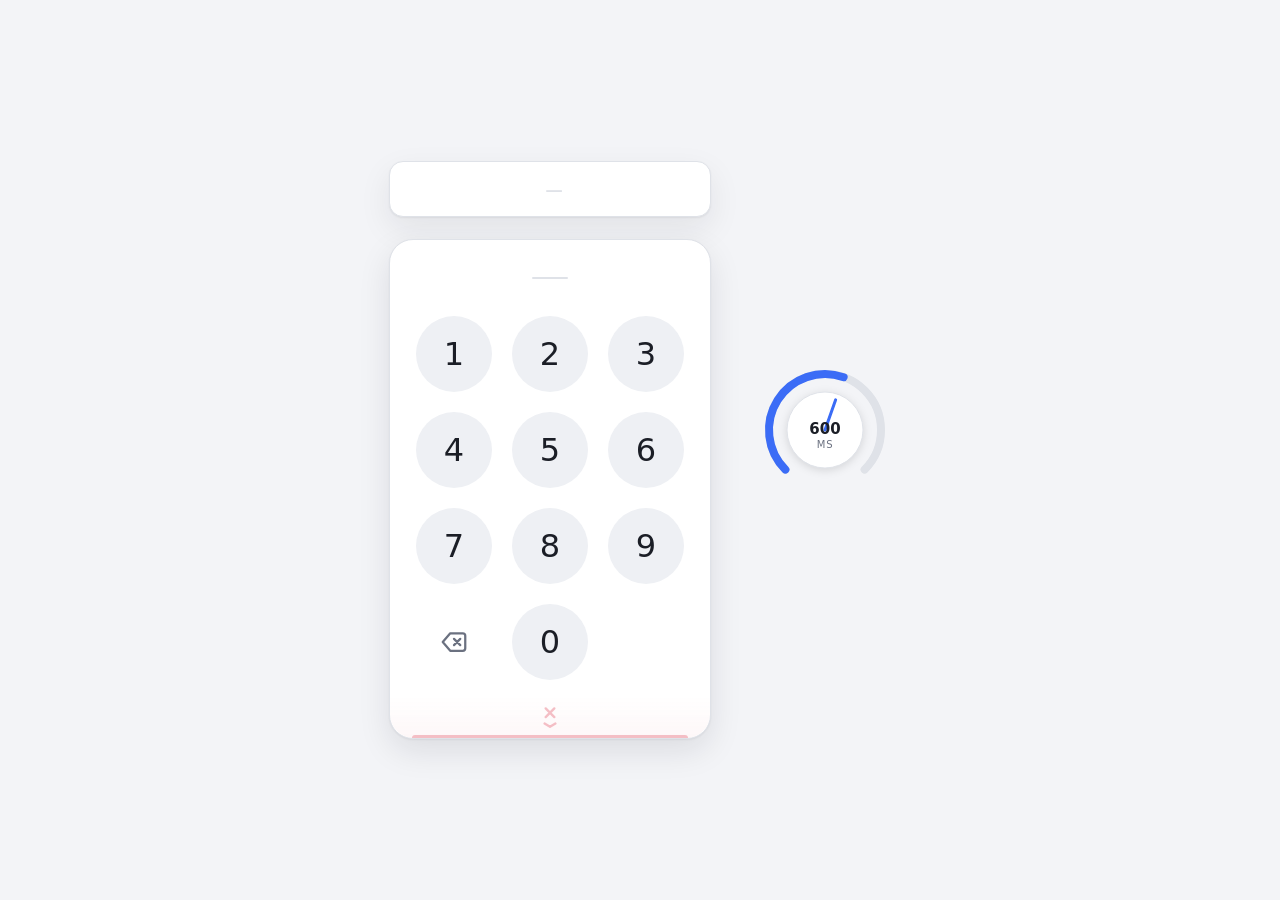
<file: demo/index.html>
<!doctype html>
<html lang="en">
<head>
<meta charset="utf-8">
<meta name="viewport" content="width=device-width, initial-scale=1">
<title>Quick Pin</title>
<style>
  :root { --bg: #f3f4f7; --surface: #fff; --ink: #1b1e26; --line: #dfe2e8; --ok: #1f9d6b;
          --shadow: 0 1px 2px rgba(20,24,40,.06), 0 12px 32px rgba(20,24,40,.08); }
  @media (prefers-color-scheme: dark) {
    :root { --bg: #0f1116; --surface: #181b22; --ink: #e9ebf0; --line: #2a2f3a; --ok: #3ccf91;
            --shadow: 0 1px 2px rgba(0,0,0,.4), 0 16px 40px rgba(0,0,0,.35); }
  }
  * { box-sizing: border-box; }
  html, body { margin: 0; min-height: 100%; }
  body {
    background: var(--bg); color: var(--ink);
    font-family: ui-sans-serif, system-ui, -apple-system, "Segoe UI", Roboto, sans-serif;
    display: flex; align-items: center; justify-content: center;
    min-height: 100vh; padding: 24px 16px; user-select: none;
  }
  .stage { display: flex; gap: 48px; align-items: center; flex-wrap: wrap; justify-content: center; }
  .col { display: flex; flex-direction: column; align-items: center; gap: 22px; }
  .output {
    width: 100%; max-width: 340px; height: 56px; border-radius: 14px;
    background: var(--surface); border: 1px solid var(--line); box-shadow: var(--shadow);
    display: flex; align-items: center; justify-content: center; position: relative;
    font: 500 26px/1 ui-monospace, "SF Mono", Menlo, Consolas, monospace; letter-spacing: .32em;
    transition: border-color .3s, box-shadow .3s;
  }
  .output .val { padding-left: .32em; }
  .output .val:empty::before { content: "—"; color: var(--line); letter-spacing: 0; }
  .output.flash { border-color: var(--ok); box-shadow: 0 0 0 4px color-mix(in srgb, var(--ok) 18%, transparent), var(--shadow); }
  .output.flash .val { animation: settle .5s cubic-bezier(.2,.9,.3,1.3); }
  .output .check { position: absolute; right: 16px; width: 20px; height: 20px; opacity: 0; color: var(--ok);
    transform: scale(.4); transition: opacity .25s, transform .35s cubic-bezier(.2,.9,.3,1.4); }
  .output.flash .check { opacity: 1; transform: scale(1); }
  @keyframes settle { 0% { transform: translateY(14px); opacity: 0; } 100% { transform: none; opacity: 1; } }
  @media (max-width: 520px) { body .qp { --key: 64px; --gap: 16px; } }
</style>
</head>
<body>
<div class="stage">
  <div class="col">
    <div class="output" id="output">
      <span class="val" id="outVal"></span>
      <svg class="check" viewBox="0 0 24 24" fill="none" stroke="currentColor" stroke-width="2.6" stroke-linecap="round" stroke-linejoin="round"><path d="M5 12.5l4.5 4.5L19 7.5"/></svg>
    </div>
    <div id="padHost"></div>
  </div>
  <div id="dialHost"></div>
</div>
<script src="../src/pad.js"></script>
<script src="knob.js"></script>
<script>
  const output = document.getElementById('output');
  const outVal = document.getElementById('outVal');
  let saved = 600;
  try { const s = parseInt(localStorage.getItem('quickpin.linger'), 10); if (s >= 120 && s <= 2000) saved = s; } catch (e) {}

  const pad = QuickPinPad.create(document.getElementById('padHost'), {
    linger: saved,
    onSubmit(pin) {
      outVal.textContent = pin;
      output.classList.remove('flash'); void output.offsetWidth; output.classList.add('flash');
      clearTimeout(output.t);
      output.t = setTimeout(() => output.classList.remove('flash'), 1400);
    },
  });
  QuickPinKnob.create(document.getElementById('dialHost'), {
    value: saved,
    onChange(ms) {
      pad.setLinger(ms);
      try { localStorage.setItem('quickpin.linger', ms); } catch (e) {}
    },
  });
</script>
</body>
</html>
</file>
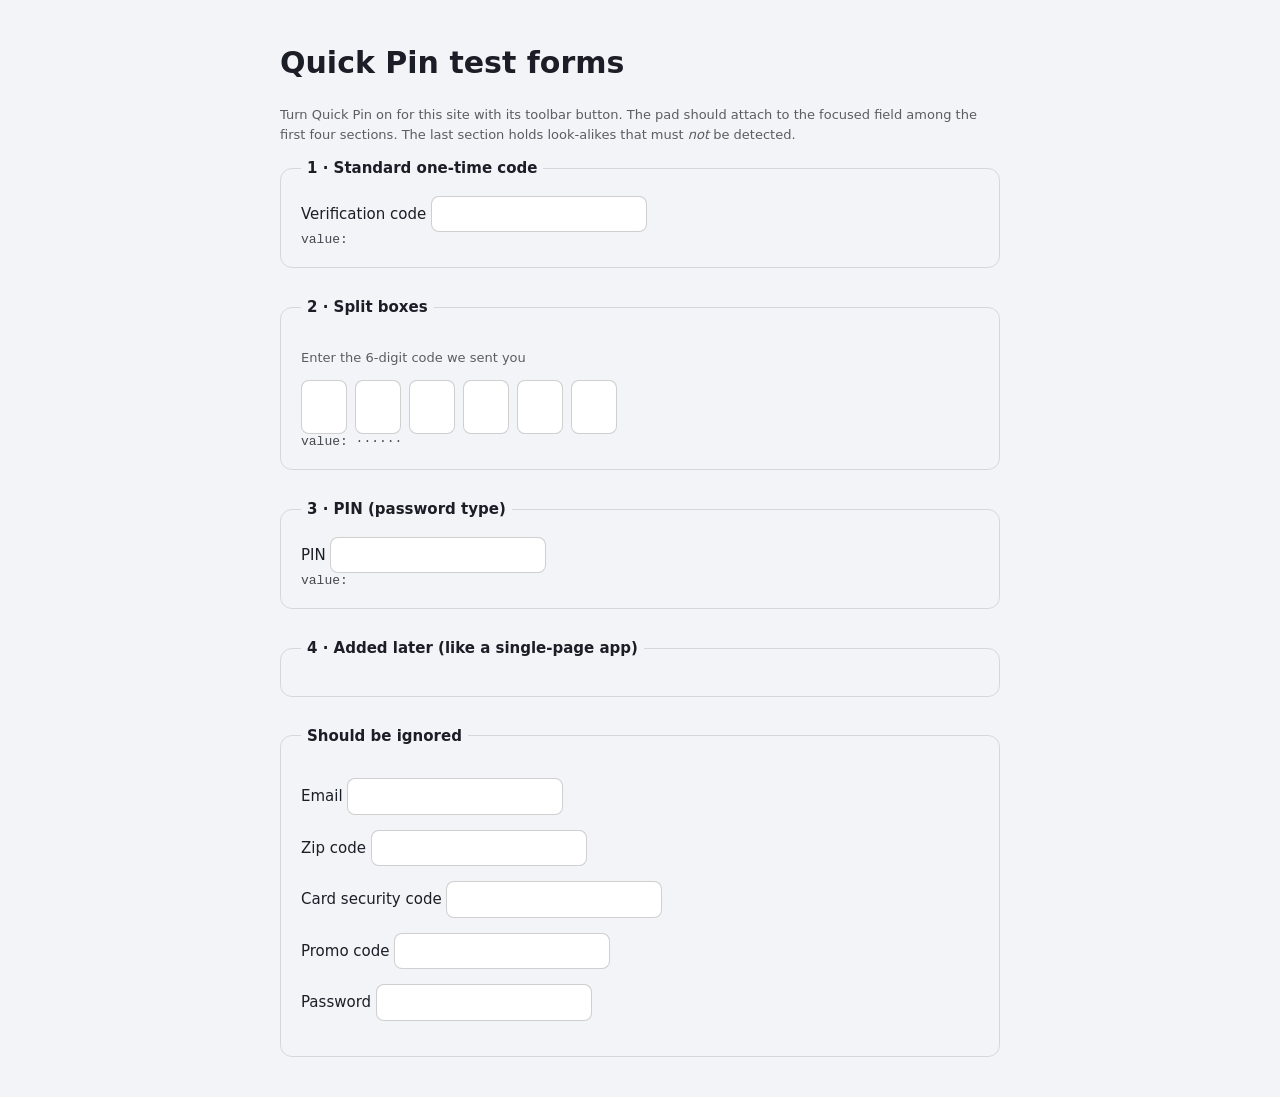
<file: demo/otp-test.html>
<!doctype html>
<html lang="en">
<head>
<meta charset="utf-8">
<meta name="viewport" content="width=device-width, initial-scale=1">
<title>Quick Pin test forms</title>
<style>
  body { font: 15px/1.5 system-ui, sans-serif; max-width: 720px; margin: 40px auto; padding: 0 16px; color: #1b1e26; background: #f3f4f7; }
  @media (prefers-color-scheme: dark) { body { color: #e9ebf0; background: #0f1116; } }
  fieldset { border: 1px solid #8884; border-radius: 12px; padding: 16px 20px 20px; margin: 0 0 28px; }
  legend { font-weight: 600; padding: 0 6px; }
  input { font: inherit; padding: 6px 10px; border-radius: 8px; border: 1px solid #8886; }
  .boxes { display: flex; gap: 8px; }
  .boxes input { width: 44px; height: 52px; text-align: center; font-size: 22px; padding: 0; }
  .note { font-size: 13px; opacity: .7; }
  .value { font: 13px ui-monospace, monospace; opacity: .8; }
</style>
</head>
<body>
  <h1>Quick Pin test forms</h1>
  <p class="note">Turn Quick Pin on for this site with its toolbar button. The pad should attach to the
    focused field among the first four sections. The last section holds look-alikes that must <em>not</em> be detected.</p>

  <fieldset>
    <legend>1 · Standard one-time code</legend>
    <label>Verification code <input autocomplete="one-time-code" inputmode="numeric" maxlength="6" id="otc"></label>
    <div class="value" data-for="otc"></div>
  </fieldset>

  <fieldset>
    <legend>2 · Split boxes</legend>
    <p class="note">Enter the 6-digit code we sent you</p>
    <div class="boxes" id="split">
      <input maxlength="1" inputmode="numeric" aria-label="Digit 1"><input maxlength="1" inputmode="numeric" aria-label="Digit 2">
      <input maxlength="1" inputmode="numeric" aria-label="Digit 3"><input maxlength="1" inputmode="numeric" aria-label="Digit 4">
      <input maxlength="1" inputmode="numeric" aria-label="Digit 5"><input maxlength="1" inputmode="numeric" aria-label="Digit 6">
    </div>
    <div class="value" data-for="split"></div>
  </fieldset>

  <fieldset>
    <legend>3 · PIN (password type)</legend>
    <label>PIN <input type="password" name="pinCode" inputmode="numeric" maxlength="4" id="pin"></label>
    <div class="value" data-for="pin"></div>
  </fieldset>

  <fieldset>
    <legend>4 · Added later (like a single-page app)</legend>
    <div id="late"></div>
  </fieldset>

  <fieldset>
    <legend>Should be ignored</legend>
    <p><label>Email <input type="email" name="email"></label></p>
    <p><label>Zip code <input name="zipCode" inputmode="numeric" maxlength="5"></label></p>
    <p><label>Card security code <input name="cvc" autocomplete="cc-csc" inputmode="numeric" maxlength="4"></label></p>
    <p><label>Promo code <input name="promoCode" maxlength="8"></label></p>
    <p><label>Password <input type="password" name="password"></label></p>
  </fieldset>

<script>
  // Echo each test field's value so fills are visible.
  const echo = () => {
    document.querySelectorAll('.value').forEach(v => {
      const t = document.getElementById(v.dataset.for);
      v.textContent = 'value: ' + (t.tagName === 'INPUT' ? t.value : [...t.querySelectorAll('input')].map(i => i.value || '·').join(''));
    });
  };
  document.addEventListener('input', echo);
  echo();

  // Split boxes: advance focus as digits are typed, and spread a pasted code.
  const boxes = [...document.querySelectorAll('#split input')];
  boxes.forEach((b, i) => {
    b.addEventListener('input', () => { if (b.value && boxes[i + 1]) boxes[i + 1].focus(); });
    b.addEventListener('paste', e => {
      const code = (e.clipboardData.getData('text') || '').replace(/\D/g, '');
      if (!code) return;
      e.preventDefault();
      boxes.forEach((x, j) => { x.value = code[j] || ''; });
      boxes[Math.min(code.length, boxes.length) - 1].focus();
      echo();
    });
  });

  setTimeout(() => {
    document.getElementById('late').innerHTML =
      '<label>Two-factor code <input name="totp" id="totp" inputmode="numeric" maxlength="6"></label><div class="value" data-for="totp"></div>';
    echo();
  }, 3000);
</script>
</body>
</html>
</file>
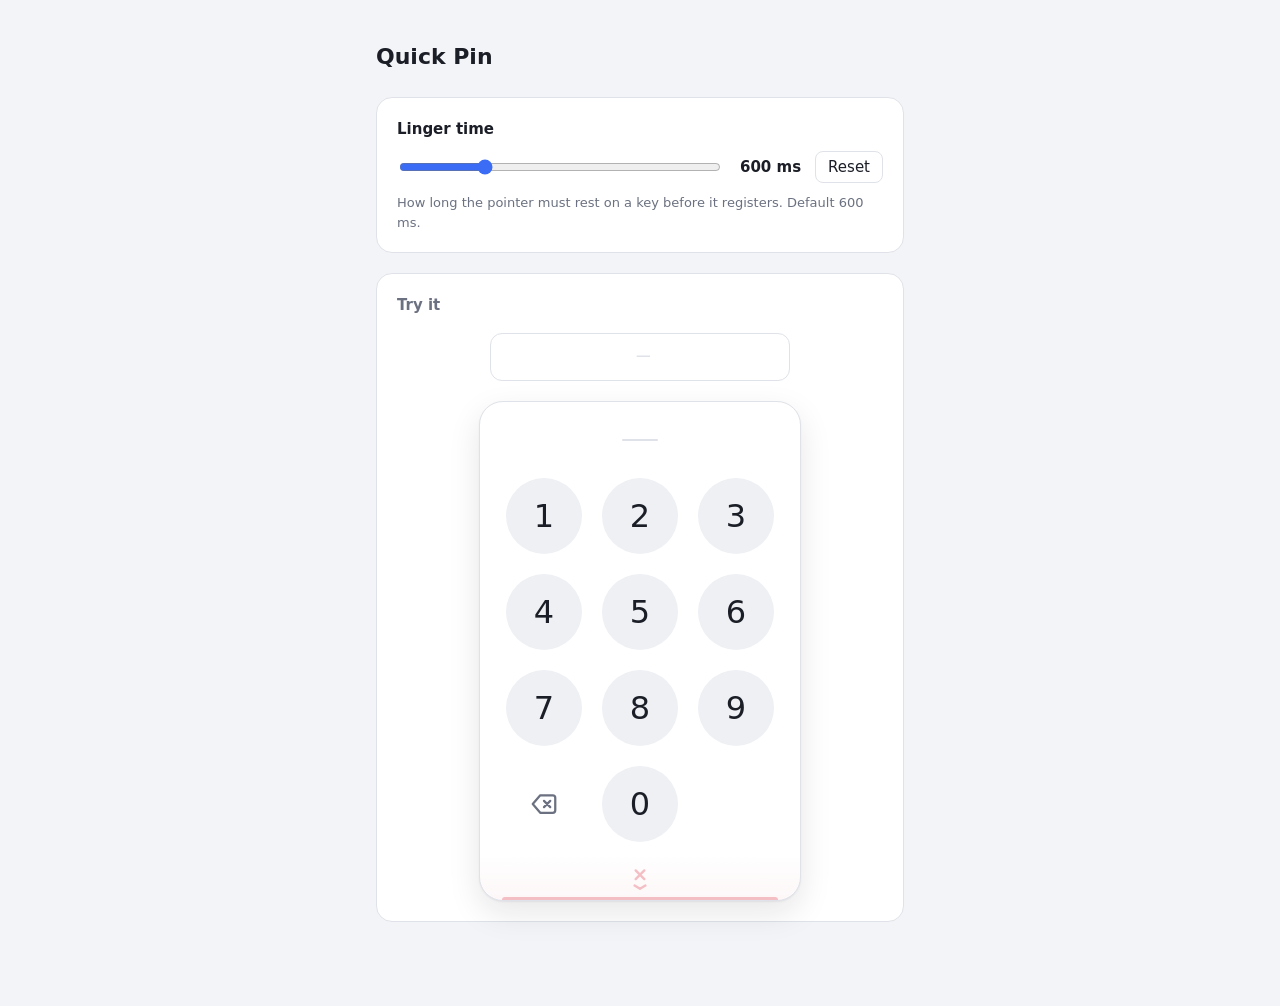
<file: src/options.html>
<!doctype html>
<html lang="en">
<head>
<meta charset="utf-8">
<meta name="viewport" content="width=device-width, initial-scale=1">
<title>Quick Pin preferences</title>
<link rel="stylesheet" href="options.css">
</head>
<body>
  <main>
    <h1>Quick Pin</h1>

    <section class="setting">
      <label for="linger">Linger time</label>
      <div class="row">
        <input type="range" id="linger" min="120" max="2000" step="10" value="600">
        <output id="lingerOut" for="linger">600 ms</output>
        <button type="button" id="reset">Reset</button>
      </div>
      <p class="hint">How long the pointer must rest on a key before it registers. Default 600 ms.</p>
    </section>

    <section class="try">
      <h2>Try it</h2>
      <div class="output" id="output"><span class="val" id="outVal"></span></div>
      <div id="padHost"></div>
    </section>
  </main>
  <script src="pad.js"></script>
  <script src="options.js"></script>
</body>
</html>
</file>
<file: src/options.css>
:root {
  --bg: #f3f4f7; --surface: #ffffff; --ink: #1b1e26; --ink-soft: #6b7180; --line: #dfe2e8;
  --accent: #3b6cf6; --ok: #1f9d6b;
  color-scheme: light dark;
}
@media (prefers-color-scheme: dark) {
  :root { --bg: #0f1116; --surface: #181b22; --ink: #e9ebf0; --ink-soft: #8a91a1; --line: #2a2f3a; --accent: #6d93ff; --ok: #3ccf91; }
}
* { box-sizing: border-box; }
body {
  margin: 0; background: var(--bg); color: var(--ink);
  font: 15px/1.5 ui-sans-serif, system-ui, -apple-system, "Segoe UI", Roboto, sans-serif;
}
main { max-width: 560px; margin: 0 auto; padding: 40px 16px 64px; }
h1 { font-size: 22px; margin: 0 0 24px; }
h2 { font-size: 15px; margin: 0 0 16px; color: var(--ink-soft); font-weight: 600; }
section { background: var(--surface); border: 1px solid var(--line); border-radius: 16px; padding: 20px; margin-bottom: 20px; }
label { font-weight: 600; }
.row { display: flex; align-items: center; gap: 14px; margin-top: 10px; }
input[type=range] { flex: 1; accent-color: var(--accent); }
output { min-width: 64px; text-align: right; font-variant-numeric: tabular-nums; font-weight: 600; }
button {
  font: inherit; padding: 4px 12px; border-radius: 8px; border: 1px solid var(--line);
  background: transparent; color: var(--ink); cursor: pointer;
}
.hint { color: var(--ink-soft); font-size: 13px; margin: 10px 0 0; }
.try { display: flex; flex-direction: column; align-items: center; }
.try h2 { align-self: flex-start; }
.output {
  width: 100%; max-width: 300px; height: 48px; margin-bottom: 20px;
  border-radius: 12px; border: 1px solid var(--line);
  display: flex; align-items: center; justify-content: center;
  font: 500 22px/1 ui-monospace, "SF Mono", Menlo, Consolas, monospace; letter-spacing: .3em;
  transition: border-color .3s;
}
.output .val { padding-left: .3em; }
.output .val:empty::before { content: "—"; color: var(--line); letter-spacing: 0; }
.output.flash { border-color: var(--ok); }
</file>
